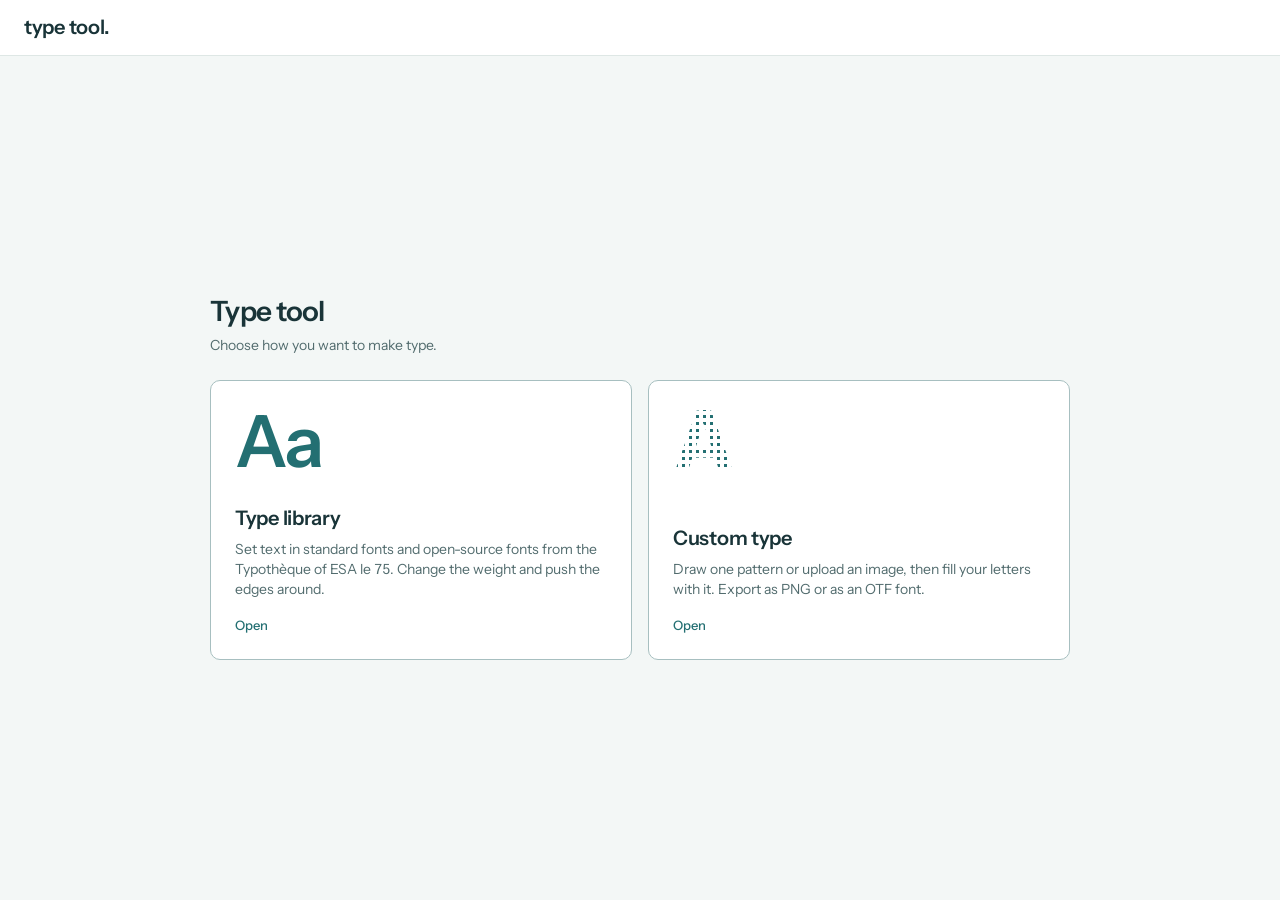
<file: index.html>
<!DOCTYPE html>
<html lang="en">
<head>
  <meta charset="UTF-8">
  <meta name="viewport" content="width=device-width, initial-scale=1">
  <title>Type tool</title>
  <link rel="preconnect" href="https://fonts.googleapis.com">
  <link rel="preconnect" href="https://fonts.gstatic.com" crossorigin>
  <link href="https://fonts.googleapis.com/css2?family=Instrument+Sans:wght@400;500;600;700&display=swap" rel="stylesheet">
  <link rel="stylesheet" href="style.css">
</head>
<body>
  <header class="topbar">
    <div class="brand">type tool.</div>
  </header>

  <main class="hub">
    <div class="hub-inner">
      <h1 class="hub-title">Type tool</h1>
      <p class="hub-lead">Choose how you want to make type.</p>

      <div class="hub-options">
        <a class="hub-option" href="fonts.html">
          <span class="hub-glyph" aria-hidden="true">Aa</span>
          <span class="hub-name">Type library</span>
          <span class="hub-desc">Set text in standard fonts and open-source fonts from the Typothèque of ESA le 75. Change the weight and push the edges around.</span>
          <span class="hub-go">Open</span>
        </a>
        <a class="hub-option" href="custom.html">
          <span class="hub-glyph pattern" aria-hidden="true">A</span>
          <span class="hub-name">Custom type</span>
          <span class="hub-desc">Draw one pattern or upload an image, then fill your letters with it. Export as PNG or as an OTF font.</span>
          <span class="hub-go">Open</span>
        </a>
      </div>
    </div>
  </main>
</body>
</html>
</file>
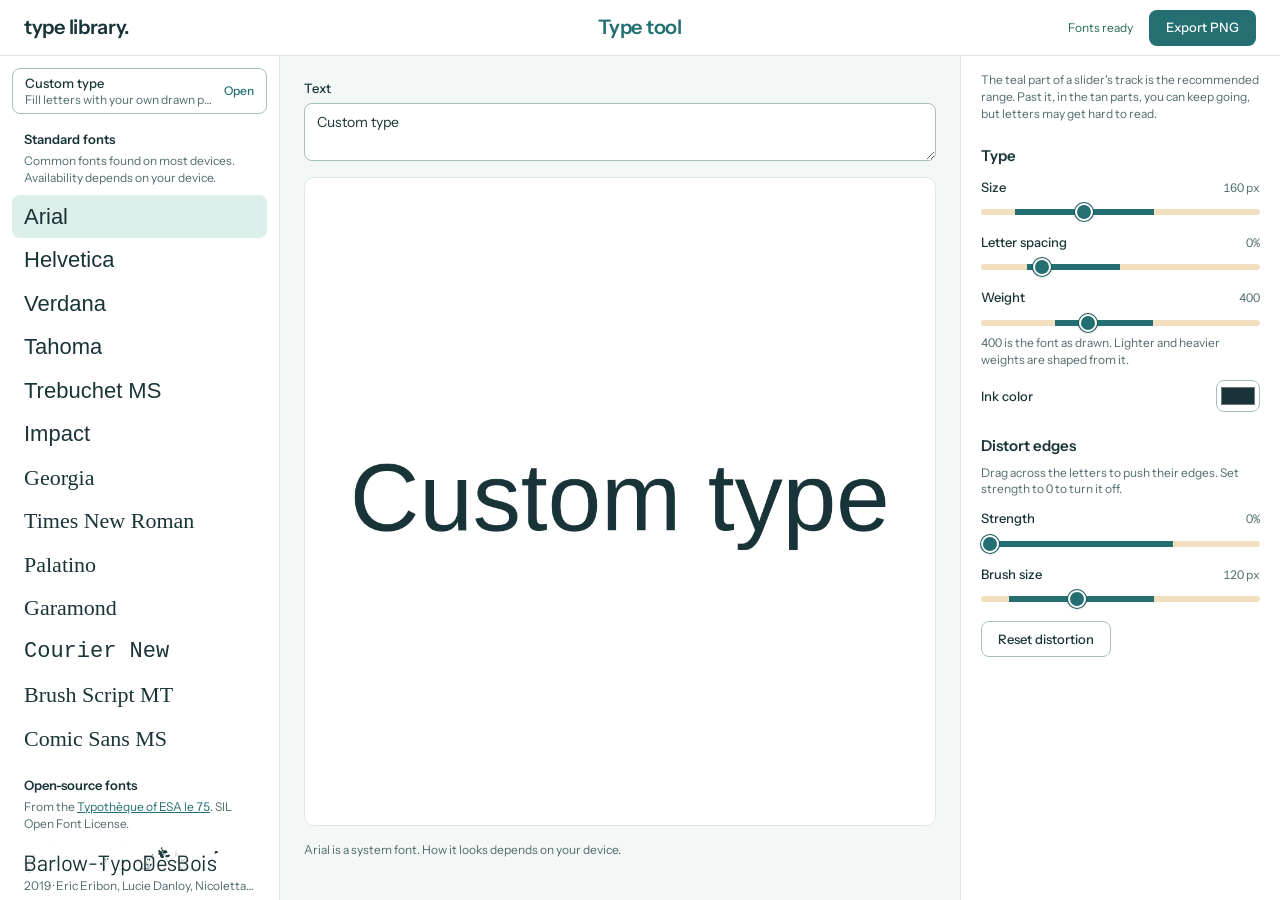
<file: fonts.html>
<!DOCTYPE html>
<html lang="en">
<head>
  <meta charset="UTF-8">
  <meta name="viewport" content="width=device-width, initial-scale=1">
  <title>Type library</title>
  <link rel="preconnect" href="https://fonts.googleapis.com">
  <link rel="preconnect" href="https://fonts.gstatic.com" crossorigin>
  <link href="https://fonts.googleapis.com/css2?family=Instrument+Sans:wght@400;500;600;700&display=swap" rel="stylesheet">
  <link rel="stylesheet" href="style.css">
</head>
<body>
  <header class="topbar">
    <div class="brand-wrap"><div class="brand">type library.</div></div>
    <a class="home-link" href="index.html">Type tool</a>
    <div class="actions">
      <span class="status" id="status" role="status" aria-live="polite"></span>
      <button class="btn primary" id="export-png">Export PNG</button>
    </div>
  </header>

  <main class="fonts-stage">
    <!-- Font list -->
    <nav class="fontlist" aria-label="Fonts">
      <a class="font-row custom" href="custom.html">
        <span class="font-name">Custom type<span class="font-meta">Fill letters with your own drawn pattern</span></span>
        <span class="font-go">Open</span>
      </a>
      <div id="font-groups"></div>
    </nav>

    <!-- Preview -->
    <section class="workspace type-workspace" aria-label="Preview">
      <div class="text-entry">
        <label for="text">Text</label>
        <textarea id="text" rows="2" spellcheck="false">Custom type</textarea>
      </div>
      <div class="preview-wrap" id="preview-wrap">
        <canvas id="preview" aria-label="Text preview"></canvas>
        <div class="empty" id="notice" hidden>
          <p id="notice-text"></p>
        </div>
      </div>
      <p class="credit" id="credit"></p>
    </section>

    <!-- Inspector -->
    <aside class="inspector">
      <p class="help">The teal part of a slider's track is the recommended range. Past it, in the tan parts, you can keep going, but letters may get hard to read.</p>
      <h2>Type</h2>
      <div class="row"><div class="row-head"><label for="size">Size</label><output id="size-out"></output></div>
        <input type="range" id="size" min="24" max="400" step="1" value="160"></div>
      <div class="row"><div class="row-head"><label for="tracking">Letter spacing</label><output id="tracking-out"></output></div>
        <input type="range" id="tracking" min="-10" max="40" step="0.5" value="0"></div>
      <div class="row"><div class="row-head"><label for="weight">Weight</label><output id="weight-out"></output></div>
        <input type="range" id="weight" min="100" max="900" step="10" value="400">
        <p class="help">400 is the font as drawn. Lighter and heavier weights are shaped from it.</p></div>
      <div class="row inline"><label for="ink">Ink color</label><input type="color" id="ink" value="#193438"></div>

      <h2>Distort edges</h2>
      <p class="help">Drag across the letters to push their edges. Set strength to 0 to turn it off.</p>
      <div class="row"><div class="row-head"><label for="strength">Strength</label><output id="strength-out"></output></div>
        <input type="range" id="strength" min="0" max="100" step="1" value="0"></div>
      <div class="row"><div class="row-head"><label for="brush">Brush size</label><output id="brush-out"></output></div>
        <input type="range" id="brush" min="30" max="300" step="1" value="120"></div>
      <div class="btn-group"><button class="btn secondary" id="reset-distort">Reset distortion</button></div>
    </aside>
  </main>

  <script src="sliders.js"></script>
  <script src="fonts-data.js"></script>
  <script src="fonts.js"></script>
</body>
</html>
</file>
<file: style.css>
:root {
  --color-background: #ffffff;
  --color-workspace: #f3f7f6;
  --color-workspace-alt: #edf3f2;
  --color-hover: #eaf1ef;
  --color-selected: #dcefeb;
  --color-accent: #236f72;
  --color-accent-pressed: #19595c;
  --color-accent-on: #ffffff;
  --color-text: #193438;
  --color-text-muted: #526c6e;
  --color-text-disabled: #728486;
  --color-border: #dee7e5;
  --color-control-border: #a7bfc0;
  --color-focus: #236f72;
  --color-danger: #a63036;
  --color-warning: #916014;
  --color-success: #286b55;
  --color-tan: #f1dfbd;
  --color-track: #d3e0de;

  --font-ui: "Instrument Sans", "Inter", system-ui, sans-serif;
  --radius-small: 6px;
  --radius-control: 8px;
  --radius-panel: 10px;
  --space-1: 4px; --space-2: 8px; --space-3: 12px; --space-4: 16px;
  --space-5: 20px; --space-6: 24px; --space-8: 32px;
  --motion-quick: 120ms;
  --motion-context: 220ms;
  --header-h: 56px;
  --inspector-w: 320px;
}

* { box-sizing: border-box; }
[hidden] { display: none !important; }

html, body { height: 100%; margin: 0; }
body {
  font-family: var(--font-ui);
  font-size: 14px;
  line-height: 1.45;
  color: var(--color-text);
  background: var(--color-background);
  font-variant-numeric: tabular-nums;
  display: flex;
  flex-direction: column;
}

button:focus-visible, input:focus-visible, textarea:focus-visible,
[role="tab"]:focus-visible, [role="radio"]:focus-visible, label.btn:focus-within {
  outline: 2px solid var(--color-focus);
  outline-offset: 2px;
}

/* ---------- Top bar ---------- */
.topbar {
  height: var(--header-h);
  flex: none;
  display: grid;
  grid-template-columns: 1fr auto 1fr;
  align-items: center;
  gap: var(--space-4);
  padding: 0 var(--space-6);
  background: var(--color-background);
  border-bottom: 1px solid var(--color-border);
}
.brand { font-size: 20px; font-weight: 600; letter-spacing: -0.015em; line-height: 1.25; }
.actions { display: flex; align-items: center; justify-content: flex-end; gap: var(--space-2); }
.status { font-size: 12px; color: var(--color-text-muted); margin-right: var(--space-2); max-width: 260px; text-align: right; }
.status.error { color: var(--color-danger); }
.status.ok { color: var(--color-success); }

/* ---------- Segmented tabs ---------- */
.tabs {
  display: inline-flex;
  padding: 3px;
  gap: 2px;
  background: var(--color-workspace);
  border-radius: var(--radius-control);
}
.tab {
  font: 500 13px/1.3 var(--font-ui);
  color: var(--color-text-muted);
  background: transparent;
  border: 0;
  border-radius: var(--radius-small);
  padding: 7px 14px;
  cursor: pointer;
  transition: background var(--motion-quick), color var(--motion-quick);
}
.tab:hover { background: var(--color-hover); }
.tab[aria-selected="true"], .tab[aria-checked="true"] { background: var(--color-selected); color: var(--color-text); font-weight: 600; }
.tab:disabled { color: var(--color-text-disabled); cursor: not-allowed; background: transparent; }
.toggle { display: flex; padding: 3px; gap: 2px; background: var(--color-workspace); border-radius: var(--radius-control); }
.toggle .tab { flex: 1; }

/* ---------- Buttons ---------- */
.btn {
  display: inline-flex; align-items: center; justify-content: center;
  height: 36px; padding: 0 var(--space-4);
  font: 500 13px/1.3 var(--font-ui);
  border-radius: var(--radius-control);
  border: 1px solid transparent;
  cursor: pointer;
  user-select: none;
  transition: background var(--motion-quick), transform var(--motion-quick), border-color var(--motion-quick);
}
.btn:active { transform: scale(0.98); }
.btn.primary { background: var(--color-accent); color: var(--color-accent-on); }
.btn.primary:hover { background: var(--color-accent-pressed); }
.btn.secondary { background: transparent; color: var(--color-text); border-color: var(--color-control-border); }
.btn.secondary:hover { background: var(--color-hover); }
.btn.danger { color: var(--color-danger); }
.btn.wide { width: 100%; }
.btn:disabled, .btn[disabled] { color: var(--color-text-disabled); border-color: var(--color-border); cursor: not-allowed; background: transparent; transform: none; }
.btn.primary:disabled { background: var(--color-selected); border-color: transparent; }
.btn.loading { opacity: .7; pointer-events: none; }

/* ---------- Layout ---------- */
main { flex: 1; min-height: 0; display: flex; }
.stage { flex: 1; min-width: 0; display: grid; grid-template-columns: 1fr var(--inspector-w); }
.workspace {
  min-width: 0; min-height: 0;
  background: var(--color-workspace);
  display: flex; flex-direction: column;
  padding: var(--space-6);
  overflow: auto;
}
.draw-workspace { align-items: center; justify-content: center; }
#draw {
  width: min(100%, calc(100vh - var(--header-h) - 48px));
  aspect-ratio: 1;
  background: #fff;
  border-radius: var(--radius-panel);
  border: 1px solid var(--color-border);
  touch-action: none;
  cursor: crosshair;
  display: block;
}

/* ---------- Inspector ---------- */
.inspector {
  background: var(--color-background);
  border-left: 1px solid var(--color-border);
  padding: var(--space-5);
  display: flex; flex-direction: column; gap: var(--space-3);
  overflow-y: auto;
}
.inspector h2 { margin: var(--space-3) 0 0; font-size: 15px; line-height: 1.35; font-weight: 600; }
.inspector h2:first-child { margin-top: 0; }
.help { margin: -4px 0 0; font-size: 12px; line-height: 1.4; color: var(--color-text-muted); }
.row { display: flex; flex-direction: column; gap: 6px; }
.row.inline { flex-direction: row; align-items: center; justify-content: space-between; }
.row-head { display: flex; justify-content: space-between; align-items: baseline; }
label, .label { font-size: 13px; font-weight: 500; line-height: 1.3; }
output { font-size: 12px; color: var(--color-text-muted); }
.btn-group { display: flex; flex-wrap: wrap; gap: var(--space-2); }
.inspector-foot { margin-top: auto; padding-top: var(--space-4); }

/* ---------- Sliders ----------
   The track carries the recommended range (see sliders.js):
   teal = recommended, tan = past it. Plain sliders show a progress fill. */
input[type="range"] {
  -webkit-appearance: none; appearance: none;
  width: 100%; height: 20px; margin: 0; background: transparent; cursor: pointer;
  --track: var(--color-track);
}
input[type="range"]::-webkit-slider-runnable-track { height: 6px; border-radius: 3px; background: var(--track); }
input[type="range"]::-moz-range-track { height: 6px; border-radius: 3px; background: var(--track); }
input[type="range"]::-webkit-slider-thumb {
  -webkit-appearance: none; box-sizing: border-box; width: 18px; height: 18px; margin-top: -6px;
  border-radius: 50%; background: var(--color-accent); border: 2px solid var(--color-background);
  box-shadow: 0 0 0 1px var(--color-accent-pressed), 0 1px 3px rgba(25, 52, 56, .25);
  transition: transform var(--motion-quick), background var(--motion-quick);
}
input[type="range"]::-moz-range-thumb {
  box-sizing: border-box; width: 18px; height: 18px;
  border-radius: 50%; background: var(--color-accent); border: 2px solid var(--color-background);
  box-shadow: 0 0 0 1px var(--color-accent-pressed), 0 1px 3px rgba(25, 52, 56, .25);
  transition: transform var(--motion-quick), background var(--motion-quick);
}
input[type="range"]:hover::-webkit-slider-thumb, input[type="range"]:active::-webkit-slider-thumb { transform: scale(1.08); }
input[type="range"]:hover::-moz-range-thumb, input[type="range"]:active::-moz-range-thumb { transform: scale(1.08); }
input[type="range"][data-zone="low"]::-webkit-slider-thumb, input[type="range"][data-zone="high"]::-webkit-slider-thumb { background: var(--color-warning); box-shadow: 0 0 0 1px #6b4608, 0 1px 3px rgba(25, 52, 56, .25); }
input[type="range"][data-zone="low"]::-moz-range-thumb, input[type="range"][data-zone="high"]::-moz-range-thumb { background: var(--color-warning); box-shadow: 0 0 0 1px #6b4608, 0 1px 3px rgba(25, 52, 56, .25); }
input[type="range"]:disabled { cursor: not-allowed; opacity: .45; }
input[type="range"]:focus-visible { outline: 2px solid var(--color-focus); outline-offset: 3px; border-radius: 4px; }

input[type="color"] {
  width: 44px; height: 32px; padding: 2px; cursor: pointer;
  background: var(--color-background);
  border: 1px solid var(--color-control-border);
  border-radius: var(--radius-control);
}

/* ---------- Type stage ---------- */
.type-workspace { gap: var(--space-4); }
.text-entry { display: flex; flex-direction: column; gap: 6px; flex: none; }
textarea {
  font: 400 14px/1.45 var(--font-ui);
  color: var(--color-text);
  background: var(--color-background);
  border: 1px solid var(--color-control-border);
  border-radius: var(--radius-control);
  padding: var(--space-2) var(--space-3);
  resize: vertical;
  width: 100%;
  max-width: 640px;
}
.preview-wrap {
  position: relative;
  flex: 1; min-height: 240px;
  background: var(--color-background);
  border: 1px solid var(--color-border);
  border-radius: var(--radius-panel);
  display: flex; align-items: center; justify-content: center;
  overflow: auto; padding: var(--space-4);
}
#preview { max-width: 100%; height: auto; display: block; }
.empty { position: absolute; inset: 0; display: flex; flex-direction: column; gap: var(--space-3); align-items: center; justify-content: center; background: var(--color-background); border-radius: var(--radius-panel); }
.empty p { margin: 0; color: var(--color-text-muted); }

/* ---------- Responsive ---------- */
@media (max-width: 900px) {
  .topbar { grid-template-columns: 1fr auto; grid-template-rows: auto auto auto; height: auto; padding: var(--space-3) var(--space-4); row-gap: var(--space-2); }
  .topbar .brand-wrap { display: contents; }
  .brand { grid-column: 1; grid-row: 1; white-space: nowrap; }
  .actions { grid-column: 2; grid-row: 1; }
  .home-link { grid-column: 1 / -1; grid-row: 2; justify-self: start; }
  .tabs { grid-column: 1 / -1; grid-row: 3; justify-self: stretch; }
  .tab { flex: 1; }
  .status { display: none; }
  main { overflow-y: auto; }
  .stage { grid-template-columns: 1fr; grid-template-rows: auto auto; align-content: start; }
  .workspace { padding: var(--space-4); overflow: visible; }
  #draw { width: 100%; }
  .inspector { border-left: 0; border-top: 1px solid var(--color-border); }
  .preview-wrap { min-height: 260px; }
}

@media (prefers-reduced-motion: reduce) {
  :root { --motion-quick: 0ms; --motion-context: 0ms; }
  .btn:active { transform: none; }
}

/* ---------- Recommended ranges ---------- */
output.warn { color: var(--color-warning); font-weight: 500; }
.legibility { margin: 0; min-height: 36px; font-size: 12px; line-height: 1.4; color: var(--color-warning); max-width: 640px; }
.preview-wrap { transition: background var(--motion-context); }

/* ---------- Fonts page ---------- */
a.brand { color: inherit; text-decoration: none; }
.page-title { margin: 0; font-size: 18px; line-height: 1.25; font-weight: 600; letter-spacing: -0.015em; }
.brand-wrap { display: flex; align-items: center; gap: var(--space-6); min-width: 0; }
.home-link { font-size: 20px; font-weight: 600; letter-spacing: -0.015em; line-height: 1.25; color: var(--color-accent); text-decoration: none; justify-self: center; border-radius: var(--radius-small); }
.home-link:hover { color: var(--color-accent-pressed); text-decoration: underline; text-underline-offset: 4px; }
.home-link:focus-visible { outline: 2px solid var(--color-focus); outline-offset: 4px; }
.back { font-size: 13px; font-weight: 500; color: var(--color-text-muted); text-decoration: none; }
.back:hover { color: var(--color-accent); }

.fonts-stage { flex: 1; min-height: 0; display: grid; grid-template-columns: 280px 1fr var(--inspector-w); }
.fontlist { background: var(--color-background); border-right: 1px solid var(--color-border); overflow-y: auto; padding: var(--space-3); }
.font-row {
  display: flex; align-items: center; justify-content: space-between; gap: var(--space-2);
  width: 100%; min-height: 40px; padding: 6px var(--space-3);
  font: 500 13px/1.3 var(--font-ui); color: var(--color-text); text-align: left; text-decoration: none;
  background: transparent; border: 0; border-radius: var(--radius-control); cursor: pointer;
  transition: background var(--motion-quick);
}
.font-row:hover { background: var(--color-hover); }
.font-row[aria-current="true"] { background: var(--color-selected); }
.font-row:focus-visible { outline: 2px solid var(--color-focus); outline-offset: -2px; }
.font-name { display: flex; flex-direction: column; min-width: 0; }
.font-meta { font-size: 12px; font-weight: 400; color: var(--color-text-muted); white-space: nowrap; overflow: hidden; text-overflow: ellipsis; }
.font-preview { font-size: 22px; line-height: 1.25; font-weight: 400; white-space: nowrap; overflow: hidden; text-overflow: ellipsis; padding: 2px 0; }
.font-go, .font-state { font-size: 12px; font-weight: 500; color: var(--color-accent); flex: none; }
.font-state { color: var(--color-text-disabled); font-weight: 400; }
.font-row.custom { margin-bottom: var(--space-2); border: 1px solid var(--color-control-border); }
.group-head { margin: var(--space-4) 0 var(--space-1); padding: 0 var(--space-3); font-size: 13px; font-weight: 600; }
.group-note { margin: 0 0 var(--space-2); padding: 0 var(--space-3); font-size: 12px; line-height: 1.4; color: var(--color-text-muted); }
.group-note a, .credit a { color: var(--color-accent); }
.fontlist .btn-group { padding: 0 var(--space-3) var(--space-2); }

.credit { margin: 0; font-size: 12px; line-height: 1.4; color: var(--color-text-muted); max-width: 640px; min-height: 34px; }
select {
  font: 400 14px/1.45 var(--font-ui); color: var(--color-text); background: var(--color-background);
  border: 1px solid var(--color-control-border); border-radius: var(--radius-control); padding: 6px var(--space-2); width: 100%;
}
.empty .btn-group { justify-content: center; }
.empty p { text-align: center; max-width: 360px; }
#preview.distort { cursor: crosshair; touch-action: none; }

@media (max-width: 1100px) {
  .fonts-stage { grid-template-columns: 1fr; grid-template-rows: auto auto auto; overflow-y: auto; align-content: start; }
  .fontlist { max-height: 280px; border-right: 0; border-bottom: 1px solid var(--color-border); }
  .fonts-stage .inspector { border-left: 0; border-top: 1px solid var(--color-border); }
  .fonts-stage .workspace { overflow: visible; }
}

/* ---------- Type tool start page ---------- */
.hub { flex: 1; overflow-y: auto; background: var(--color-workspace); display: flex; justify-content: center; padding: var(--space-8) var(--space-6); }
.hub-inner { width: 100%; max-width: 860px; align-self: center; }
.hub-title { margin: 0; font-size: 28px; line-height: 1.1; font-weight: 600; letter-spacing: -0.025em; }
.hub-lead { margin: var(--space-2) 0 var(--space-6); color: var(--color-text-muted); }
.hub-options { display: grid; grid-template-columns: 1fr 1fr; gap: var(--space-4); }
.hub-option {
  display: flex; flex-direction: column; gap: var(--space-2); min-height: 280px; padding: var(--space-6);
  background: var(--color-background); border: 1px solid var(--color-control-border); border-radius: var(--radius-panel);
  color: var(--color-text); text-decoration: none; transition: background var(--motion-quick), border-color var(--motion-quick);
}
.hub-option:hover { background: var(--color-hover); border-color: var(--color-accent); }
.hub-option:focus-visible { outline: 2px solid var(--color-focus); outline-offset: 2px; }
.hub-glyph { font-size: 72px; line-height: 1; font-weight: 600; letter-spacing: -0.03em; color: var(--color-accent); margin-bottom: auto; }
/* "A" filled with a dot pattern: the idea behind Custom type */
.hub-glyph.pattern {
  background-image: radial-gradient(circle, var(--color-accent) 1.6px, transparent 2px);
  background-size: 7px 7px; -webkit-background-clip: text; background-clip: text; color: transparent;
  -webkit-text-stroke: 0; font-weight: 800; font-size: 84px; margin-top: -6px; margin-bottom: auto;
}
.hub-name { font-size: 20px; line-height: 1.25; font-weight: 600; letter-spacing: -0.015em; }
.hub-desc { font-size: 14px; line-height: 1.45; color: var(--color-text-muted); }
.hub-go { margin-top: var(--space-2); font-size: 13px; font-weight: 500; color: var(--color-accent); }
@media (max-width: 700px) {
  .hub-options { grid-template-columns: 1fr; }
  .hub-option { min-height: 0; }
  .hub-glyph { margin-bottom: var(--space-2); }
}
</file>
